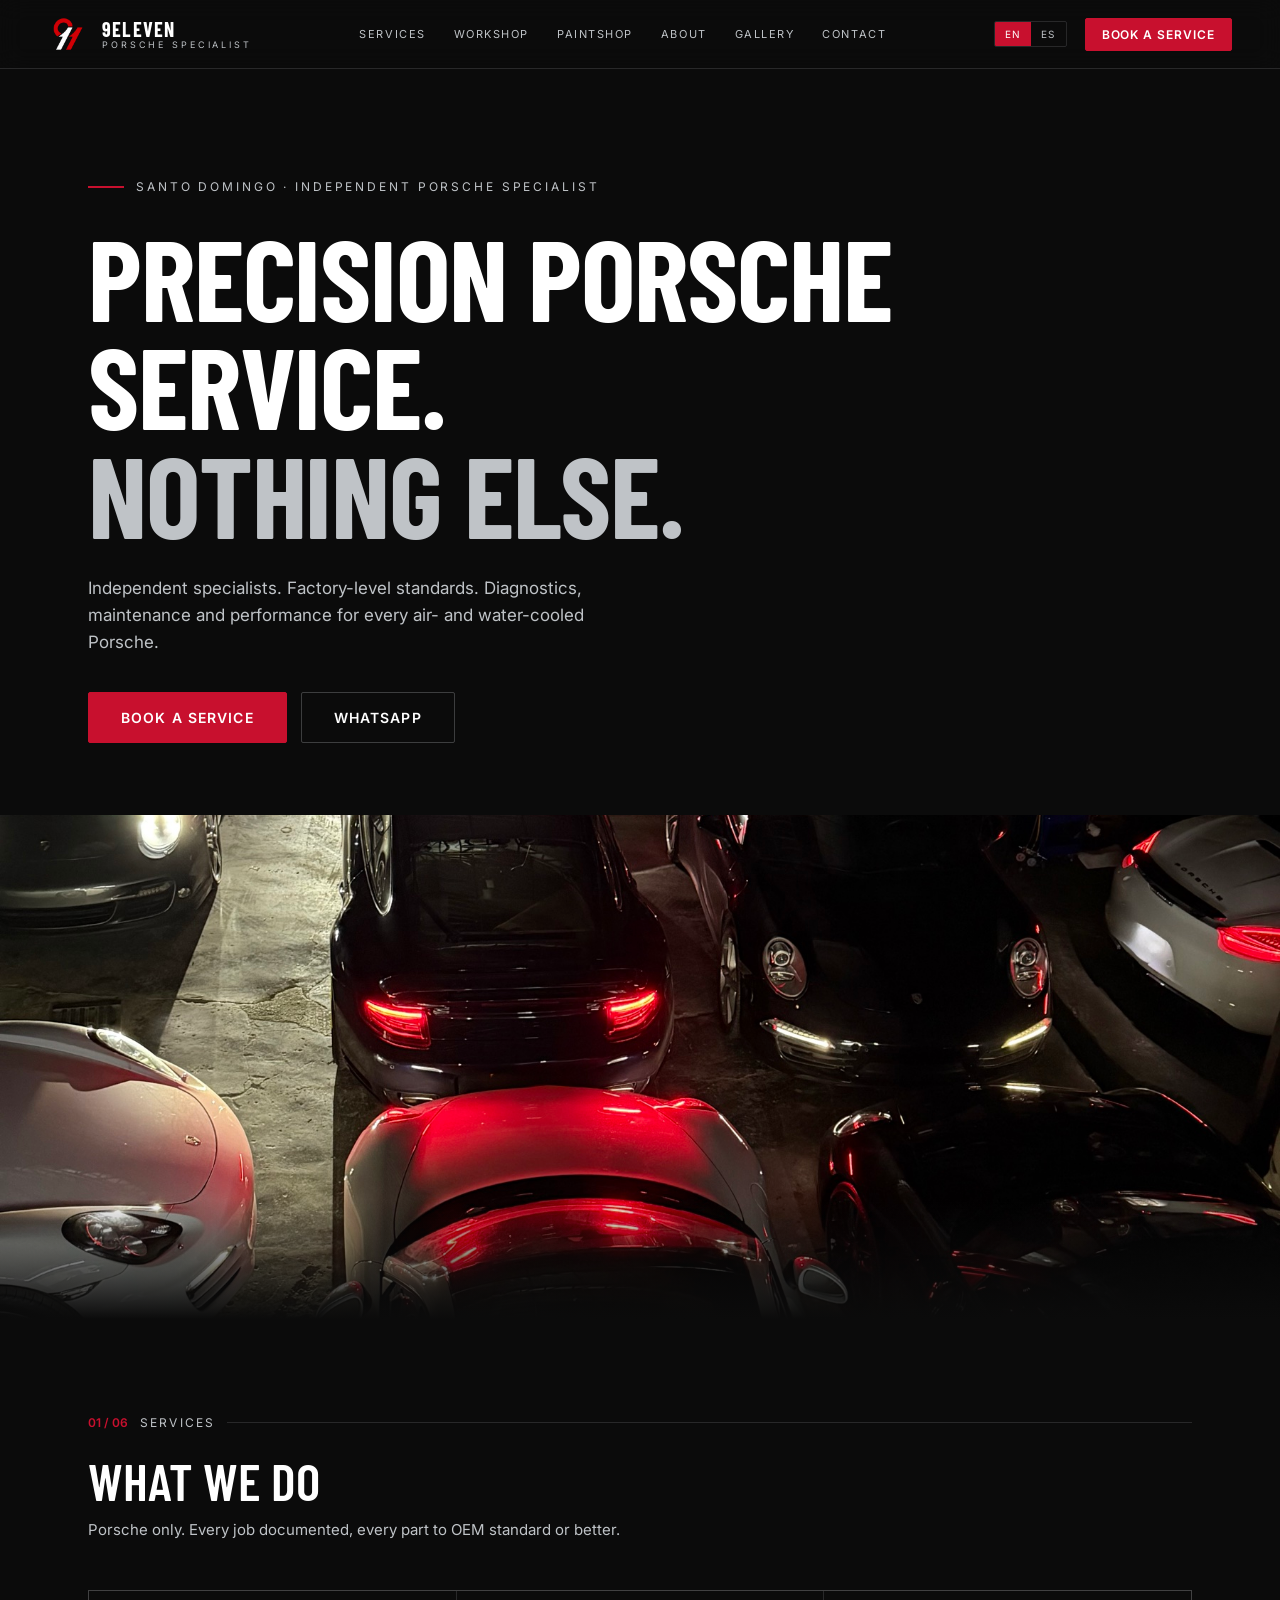
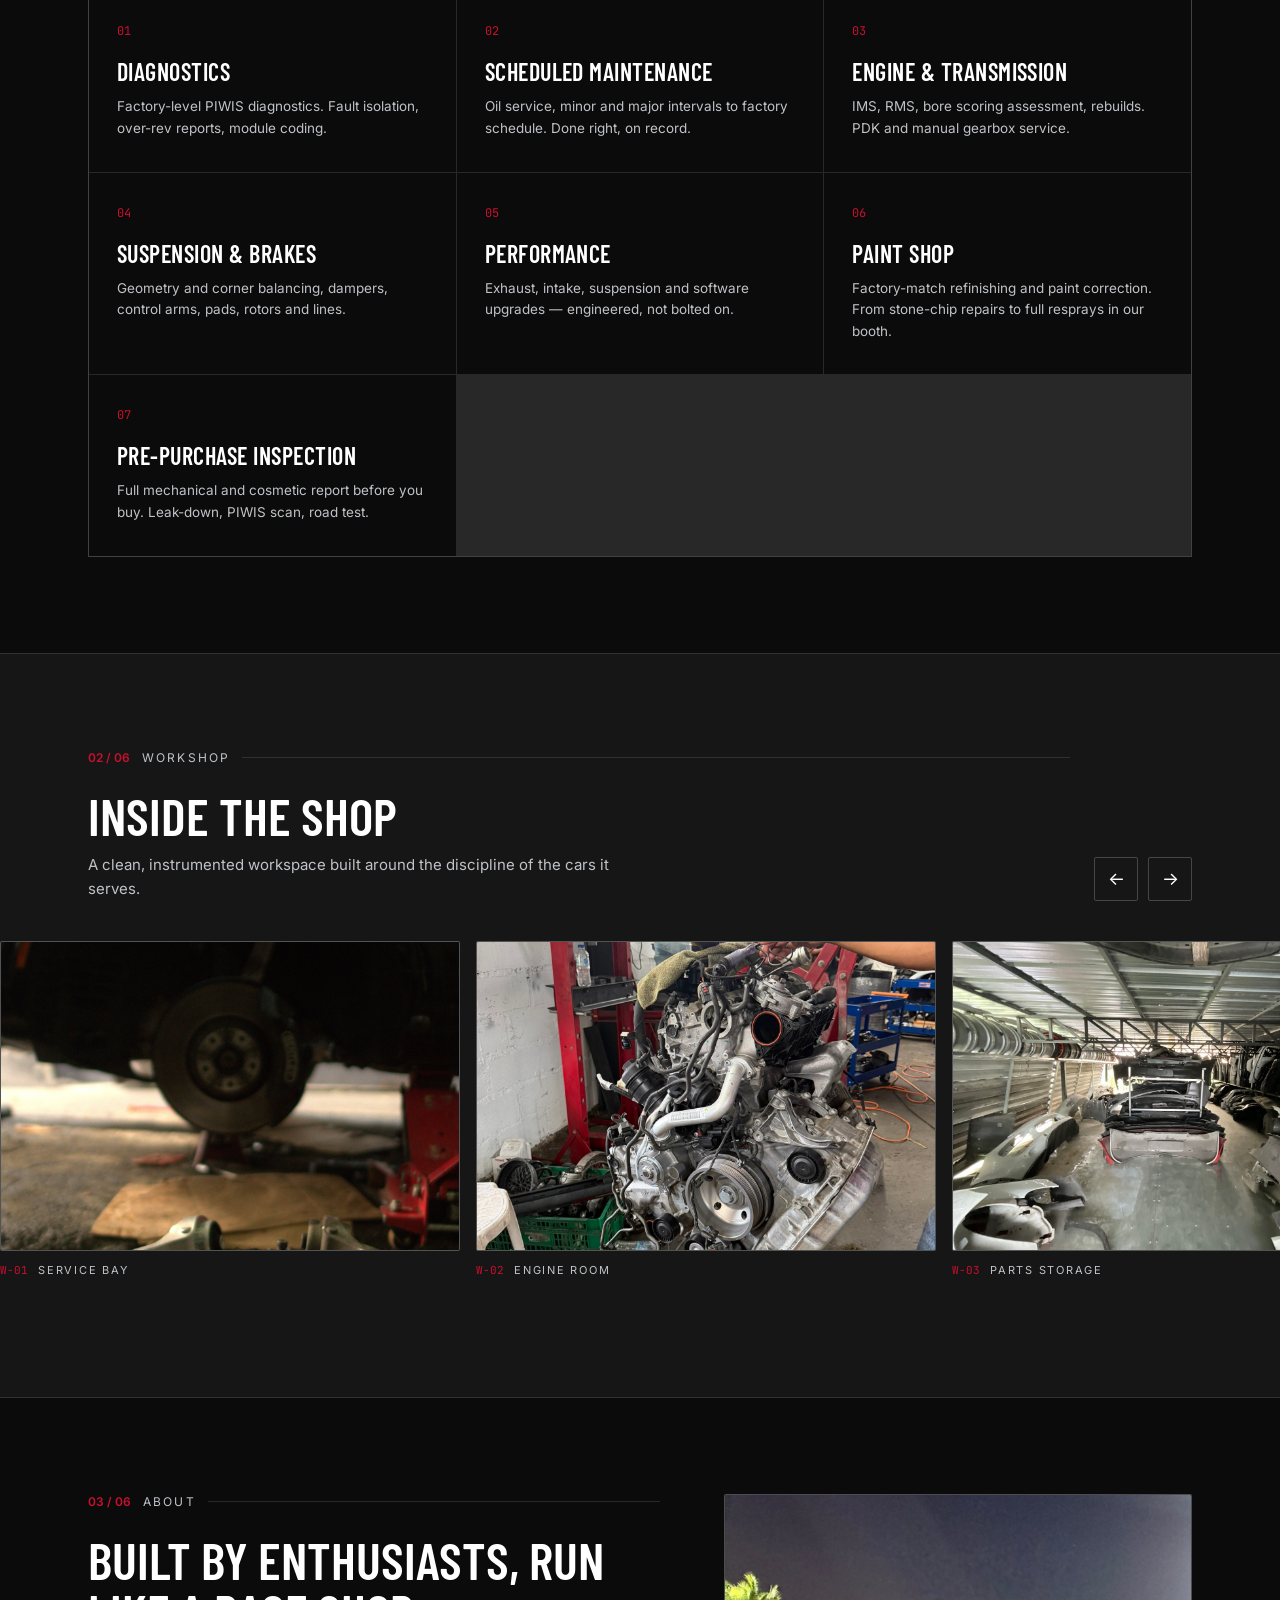
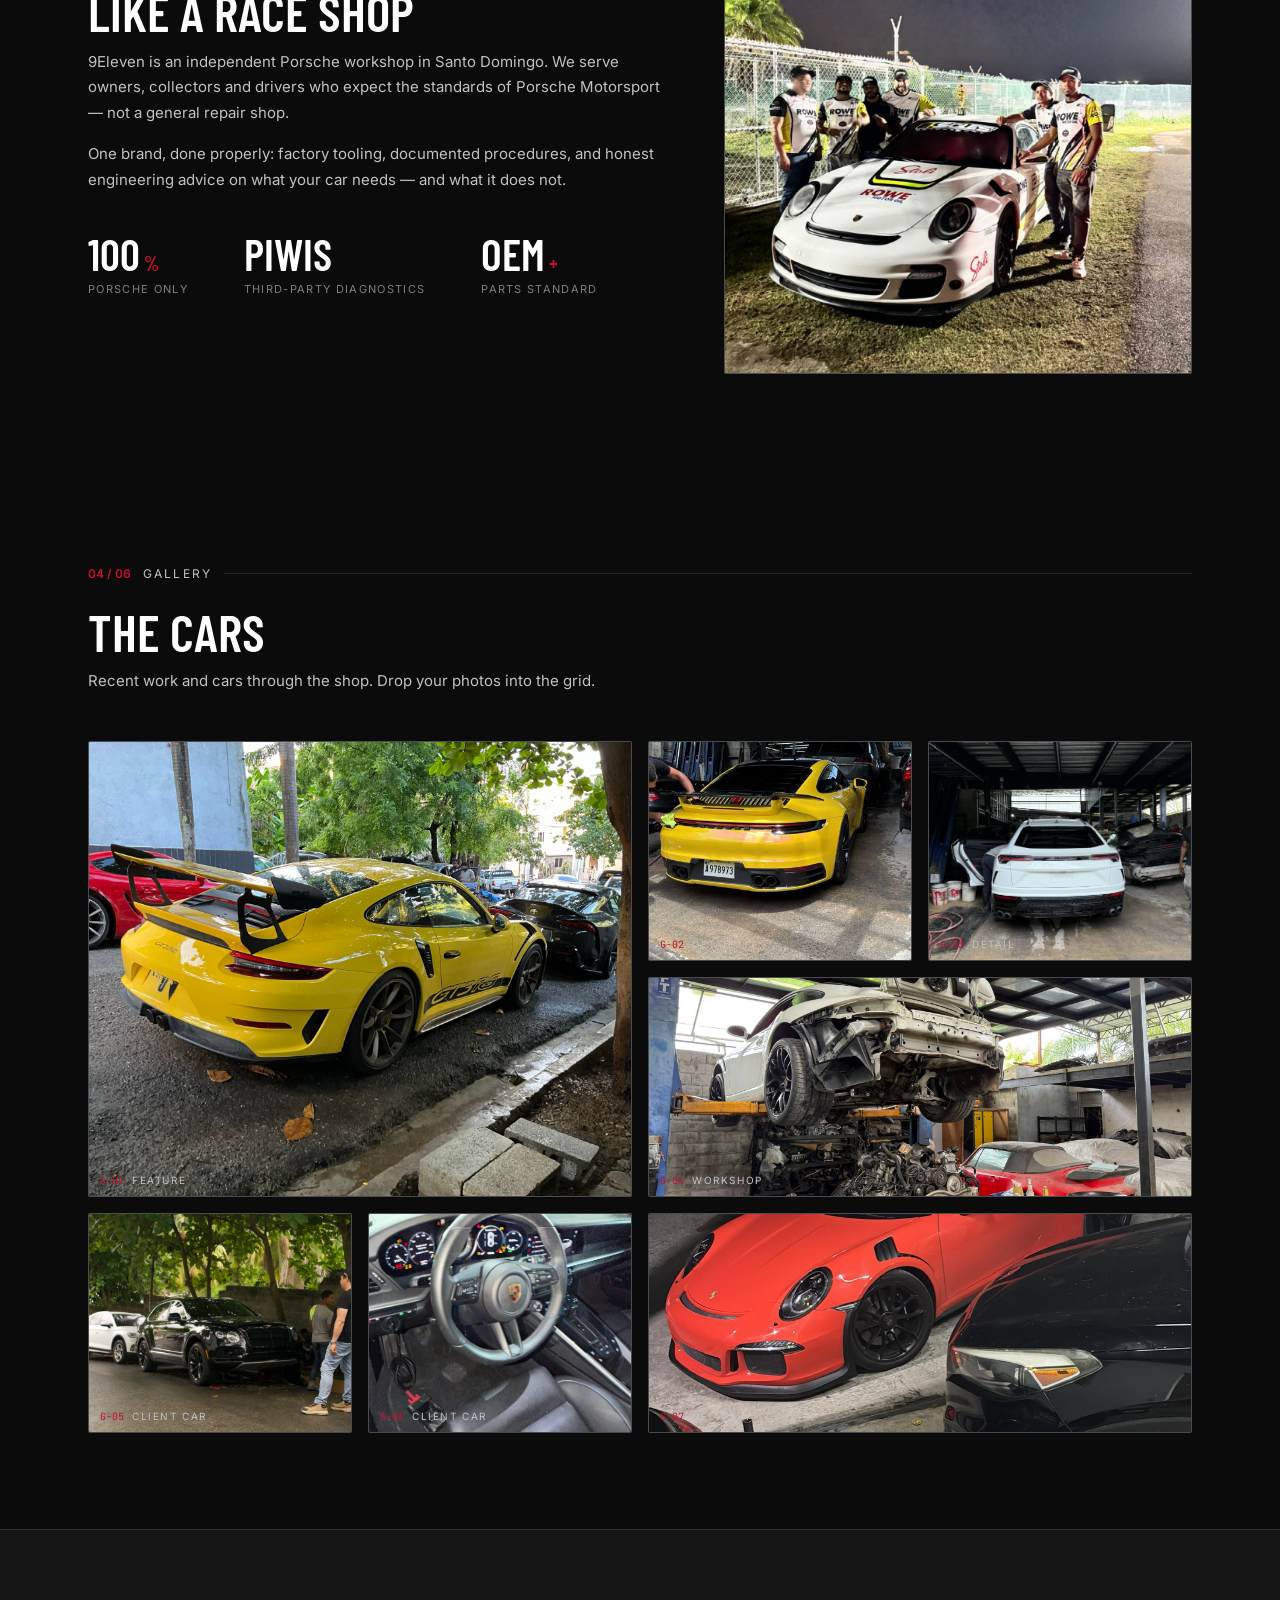
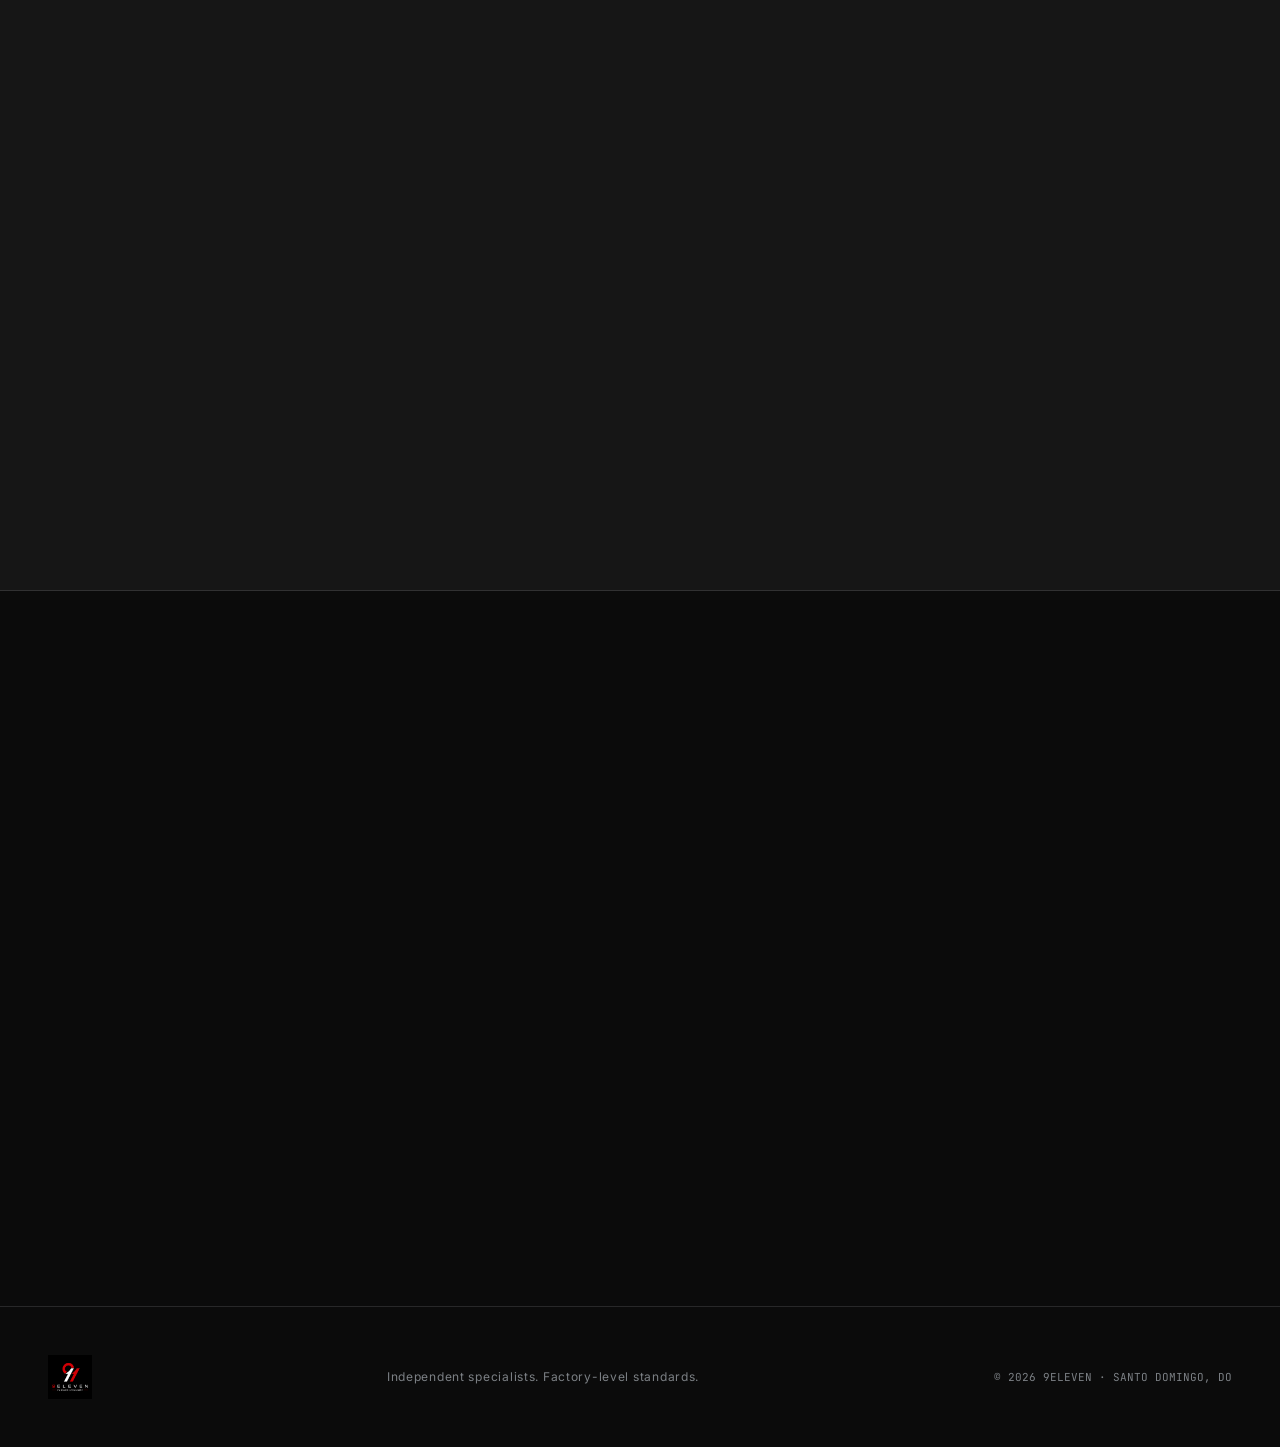
<file: index.html>
<!DOCTYPE html>
<html lang="en">
<head>
<meta charset="utf-8">
<meta name="viewport" content="width=device-width, initial-scale=1">
<title>9ELEVEN — Independent Porsche Specialist, Santo Domingo</title>
<meta name="description" content="9Eleven is an independent Porsche workshop in Santo Domingo. Diagnostics, maintenance and performance for every air- and water-cooled Porsche.">
<link rel="icon" href="assets/logo-mark-transparent.png">
<link rel="stylesheet" href="styles.css?v=5">
</head>
<body>

<header class="site-header">
  <a href="#top" class="brand">
    <img src="assets/logo-mark-transparent.png" alt="9Eleven mark">
    <span class="brand-text">
      <span class="brand-name">9ELEVEN</span>
      <span class="brand-sub" data-t="navSub">Porsche Specialist</span>
    </span>
  </a>
  <nav class="main-nav" id="mainNav">
    <a href="#services" data-t="navServices">Services</a>
    <a href="#workshop" data-t="navWorkshop">Workshop</a>
    <a href="paintshop.html" data-t="navPaintshop">Paintshop</a>
    <a href="#about" data-t="navAbout">About</a>
    <a href="#gallery" data-t="navGallery">Gallery</a>
    <a href="#contact" data-t="navContact">Contact</a>
  </nav>
  <div class="header-right">
    <div class="lang-toggle">
      <button type="button" data-lang="en" class="active">EN</button>
      <button type="button" data-lang="es">ES</button>
    </div>
    <a href="#booking" class="btn btn-primary btn-sm" data-t="ctaBook">Book a service</a>
    <button type="button" class="nav-toggle" id="navToggle" aria-label="Menu" aria-expanded="false">
      <svg width="18" height="18" viewBox="0 0 24 24" fill="none" stroke="currentColor" stroke-width="2"><line x1="3" y1="6" x2="21" y2="6"/><line x1="3" y1="12" x2="21" y2="12"/><line x1="3" y1="18" x2="21" y2="18"/></svg>
    </button>
  </div>
</header>

<section id="top" class="hero">
  <div data-reveal="1">
    <div class="hero-eyebrow">
      <span class="bar"></span>
      <span data-t="heroEyebrow">Santo Domingo · Independent Porsche Specialist</span>
    </div>
    <h1><span data-t="heroTitle1">Precision Porsche service.</span><br><span class="dim" data-t="heroTitle2">Nothing else.</span></h1>
    <p data-t="heroSub">Independent specialists. Factory-level standards. Diagnostics, maintenance and performance for every air- and water-cooled Porsche.</p>
    <div class="hero-ctas">
      <a href="#booking" class="btn btn-primary btn-lg" data-t="ctaBook">Book a service</a>
      <a href="https://wa.me/18094407325" target="_blank" rel="noopener" class="btn btn-outline btn-lg" data-t="ctaWhatsApp">WhatsApp</a>
    </div>
  </div>
</section>

<div class="hero-image">
  <img src="assets/hero-shop.jpg" alt="9Eleven workshop — a row of Porsches inside the shop, Santo Domingo">
  <div class="fade"></div>
</div>

<section id="services" class="services-section">
  <div data-reveal="1" class="services-head">
    <div class="section-label"><span class="idx">01 / 06</span><span class="lbl" data-t="secServices">Services</span><span class="rule"></span></div>
    <h2 class="section-title" data-t="servicesTitle">What we do</h2>
    <p class="section-lead" data-t="servicesLead">Porsche only. Every job documented, every part to OEM standard or better.</p>
  </div>
  <div class="services-grid" id="servicesGrid"></div>
</section>

<section id="workshop" class="workshop-section">
  <div class="workshop-head" data-reveal="1">
    <div class="lead-block">
      <div class="section-label"><span class="idx">02 / 06</span><span class="lbl" data-t="secWorkshop">Workshop</span><span class="rule"></span></div>
      <h2 class="section-title" data-t="workshopTitle">Inside the shop</h2>
      <p class="section-lead" data-t="workshopLead">A clean, instrumented workspace built around the discipline of the cars it serves.</p>
    </div>
    <div class="workshop-arrows">
      <button type="button" class="arrow-btn" id="galleryPrev" aria-label="Previous">←</button>
      <button type="button" class="arrow-btn" id="galleryNext" aria-label="Next">→</button>
    </div>
  </div>
  <div class="workshop-track" id="workshopTrack"></div>
</section>

<section id="about" class="about-section">
  <div class="about-grid">
    <div data-reveal="1">
      <div class="section-label"><span class="idx">03 / 06</span><span class="lbl" data-t="secAbout">About</span><span class="rule"></span></div>
      <h2 class="section-title" data-t="aboutTitle">Built by enthusiasts, run like a race shop</h2>
      <p data-t="aboutBody1">9Eleven is an independent Porsche workshop in Santo Domingo. We serve owners, collectors and drivers who expect the standards of Porsche Motorsport — not a general repair shop.</p>
      <p data-t="aboutBody2">One brand, done properly: factory tooling, documented procedures, and honest engineering advice on what your car needs — and what it does not.</p>
      <div class="about-stats" id="aboutStats"></div>
    </div>
    <div data-reveal="1" class="about-image">
      <div class="img-slot">
        <img src="assets/about-team.jpg" alt="The 9Eleven team with their Porsche 911 race car at the track" loading="lazy">
      </div>
    </div>
  </div>
</section>

<section id="gallery" class="gallery-section">
  <div data-reveal="1" class="services-head">
    <div class="section-label"><span class="idx">04 / 06</span><span class="lbl" data-t="secGallery">Gallery</span><span class="rule"></span></div>
    <h2 class="section-title" data-t="galleryTitle">The cars</h2>
    <p class="section-lead" data-t="galleryLead">Recent work and cars through the shop. Drop your photos into the grid.</p>
  </div>
  <div class="gallery-grid" id="galleryGrid"></div>
</section>

<section id="booking" class="booking-section">
  <div class="booking-grid">
    <div class="booking-info" data-reveal="1">
      <div class="section-label"><span class="idx">05 / 06</span><span class="lbl" data-t="secBooking">Booking</span><span class="rule"></span></div>
      <h2 class="section-title" data-t="bookingTitle">Book your service</h2>
      <p data-t="bookingLead">Tell us about your car. We confirm every request personally, usually within one business day.</p>
      <div class="booking-meta">
        <span>TEL / WHATSAPP — 809-440-7325</span>
        <span data-t="hoursValue">MON–FRI 8:00–17:30 · SAT 8:00–12:00</span>
        <span>SANTO DOMINGO, DO</span>
      </div>
    </div>
    <div data-reveal="1">
      <div class="card" id="bookingCard">
        <div class="confirm-panel" id="confirmPanel" hidden>
          <span class="badge" data-t="confirmBadge">Request received</span>
          <div class="confirm-title" data-t="confirmTitle">We will be in touch</div>
          <p class="confirm-summary" id="confirmSummary"></p>
          <button type="button" class="btn btn-outline btn-md" id="resetFormBtn" data-t="confirmNew">New request</button>
        </div>

        <form class="form-grid" id="bookingForm">
          <div class="form-row">
            <div class="field" id="field-name">
              <label for="f-name" data-t="fName">Name</label>
              <input class="ds-input" id="f-name" name="name" type="text" data-t-placeholder="fNamePh" placeholder="Your name">
              <span class="field-error" data-t="errRequired">Required</span>
            </div>
            <div class="field" id="field-phone">
              <label for="f-phone" data-t="fPhone">Phone / WhatsApp</label>
              <input class="ds-input" id="f-phone" name="phone" type="tel" placeholder="809-000-0000">
              <span class="field-error" data-t="errRequired">Required</span>
            </div>
          </div>
          <div class="form-row">
            <div class="field" id="field-vehicle">
              <label for="f-vehicle" data-t="fVehicle">Vehicle</label>
              <input class="ds-input" id="f-vehicle" name="vehicle" type="text" data-t-placeholder="fVehiclePh" placeholder="e.g. 911 Carrera S (997.2) 2010">
              <span class="field-error" data-t="errRequired">Required</span>
            </div>
            <div class="field" id="field-service">
              <label for="f-service" data-t="fService">Service</label>
              <select class="ds-select" id="f-service" name="service"></select>
              <span class="field-error" data-t="errRequired">Required</span>
            </div>
          </div>
          <div class="field">
            <label for="f-date" data-t="fDate">Preferred date</label>
            <input class="ds-input" id="f-date" name="date" type="date">
          </div>
          <div class="field">
            <label for="f-message" data-t="fMessage">Message</label>
            <textarea class="ds-textarea" id="f-message" name="message" rows="4" data-t-placeholder="fMessagePh" placeholder="Symptoms, history, or anything we should know"></textarea>
          </div>
          <div class="form-submit-row">
            <button type="submit" class="btn btn-primary btn-lg" data-t="submit">Request appointment</button>
            <span class="submit-note" data-t="submitNote">No payment required to request.</span>
          </div>
        </form>
      </div>
    </div>
  </div>
</section>

<section id="contact" class="contact-section">
  <div data-reveal="1" class="services-head">
    <div class="section-label"><span class="idx">06 / 06</span><span class="lbl" data-t="secContact">Contact</span><span class="rule"></span></div>
    <h2 class="section-title" data-t="contactTitle">Find us</h2>
  </div>
  <div class="contact-grid">
    <div class="contact-col" data-reveal="1">
      <div class="contact-block">
        <span class="k" data-t="phoneLabel">Phone / WhatsApp</span>
        <a href="tel:+18094407325" class="contact-phone">809-440-7325</a>
      </div>
      <div class="contact-block">
        <span class="k" data-t="hoursLabel">Hours</span>
        <span class="contact-hours" data-t="hoursValue">MON–FRI 8:00–17:30 · SAT 8:00–12:00</span>
      </div>
      <div class="contact-block">
        <span class="k" data-t="locationLabel">Location</span>
        <span class="contact-loc" data-t="locationValue">C. Altamira 14, Santo Domingo, Dominican Republic.</span>
      </div>
      <div class="contact-ctas">
        <a href="https://wa.me/18094407325" target="_blank" rel="noopener" class="btn btn-primary btn-md">WhatsApp</a>
        <a href="tel:+18094407325" class="btn btn-outline btn-md" data-t="callUs">Call us</a>
      </div>
    </div>
    <div class="contact-map" data-reveal="1">
      <iframe title="9Eleven Porsche Exclusive — C. Altamira 14, Santo Domingo" loading="lazy" referrerpolicy="no-referrer-when-downgrade"
        src="https://www.google.com/maps?cid=709079651819508167&output=embed"></iframe>
    </div>
  </div>
</section>

<footer class="site-footer">
  <img src="assets/logo-lockup-full.png" alt="9Eleven Porsche Specialist">
  <span class="footer-tag" data-t="footerTag">Independent specialists. Factory-level standards.</span>
  <span class="footer-copy">© 2026 9ELEVEN · SANTO DOMINGO, DO</span>
</footer>

<div class="wa-toast" id="waToast"></div>

<script src="script.js?v=12"></script>
</body>
</html>
</file>
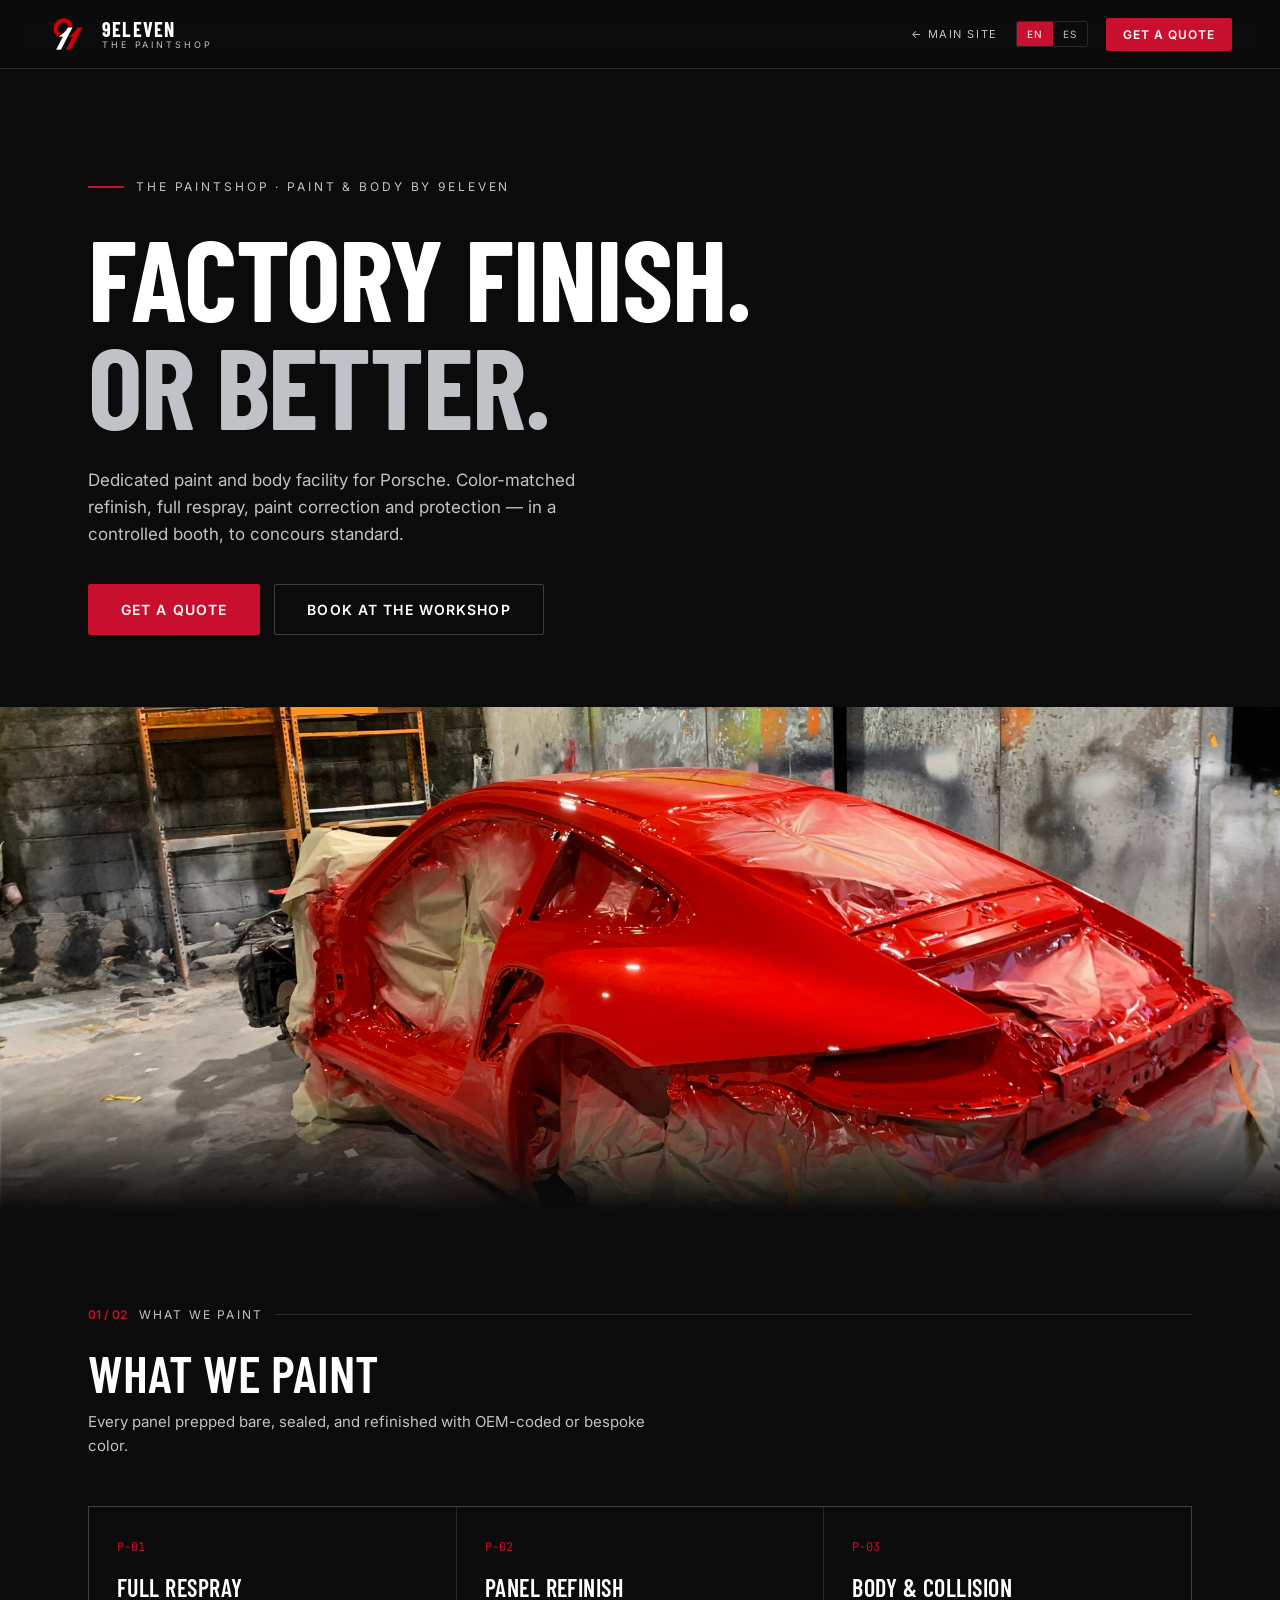
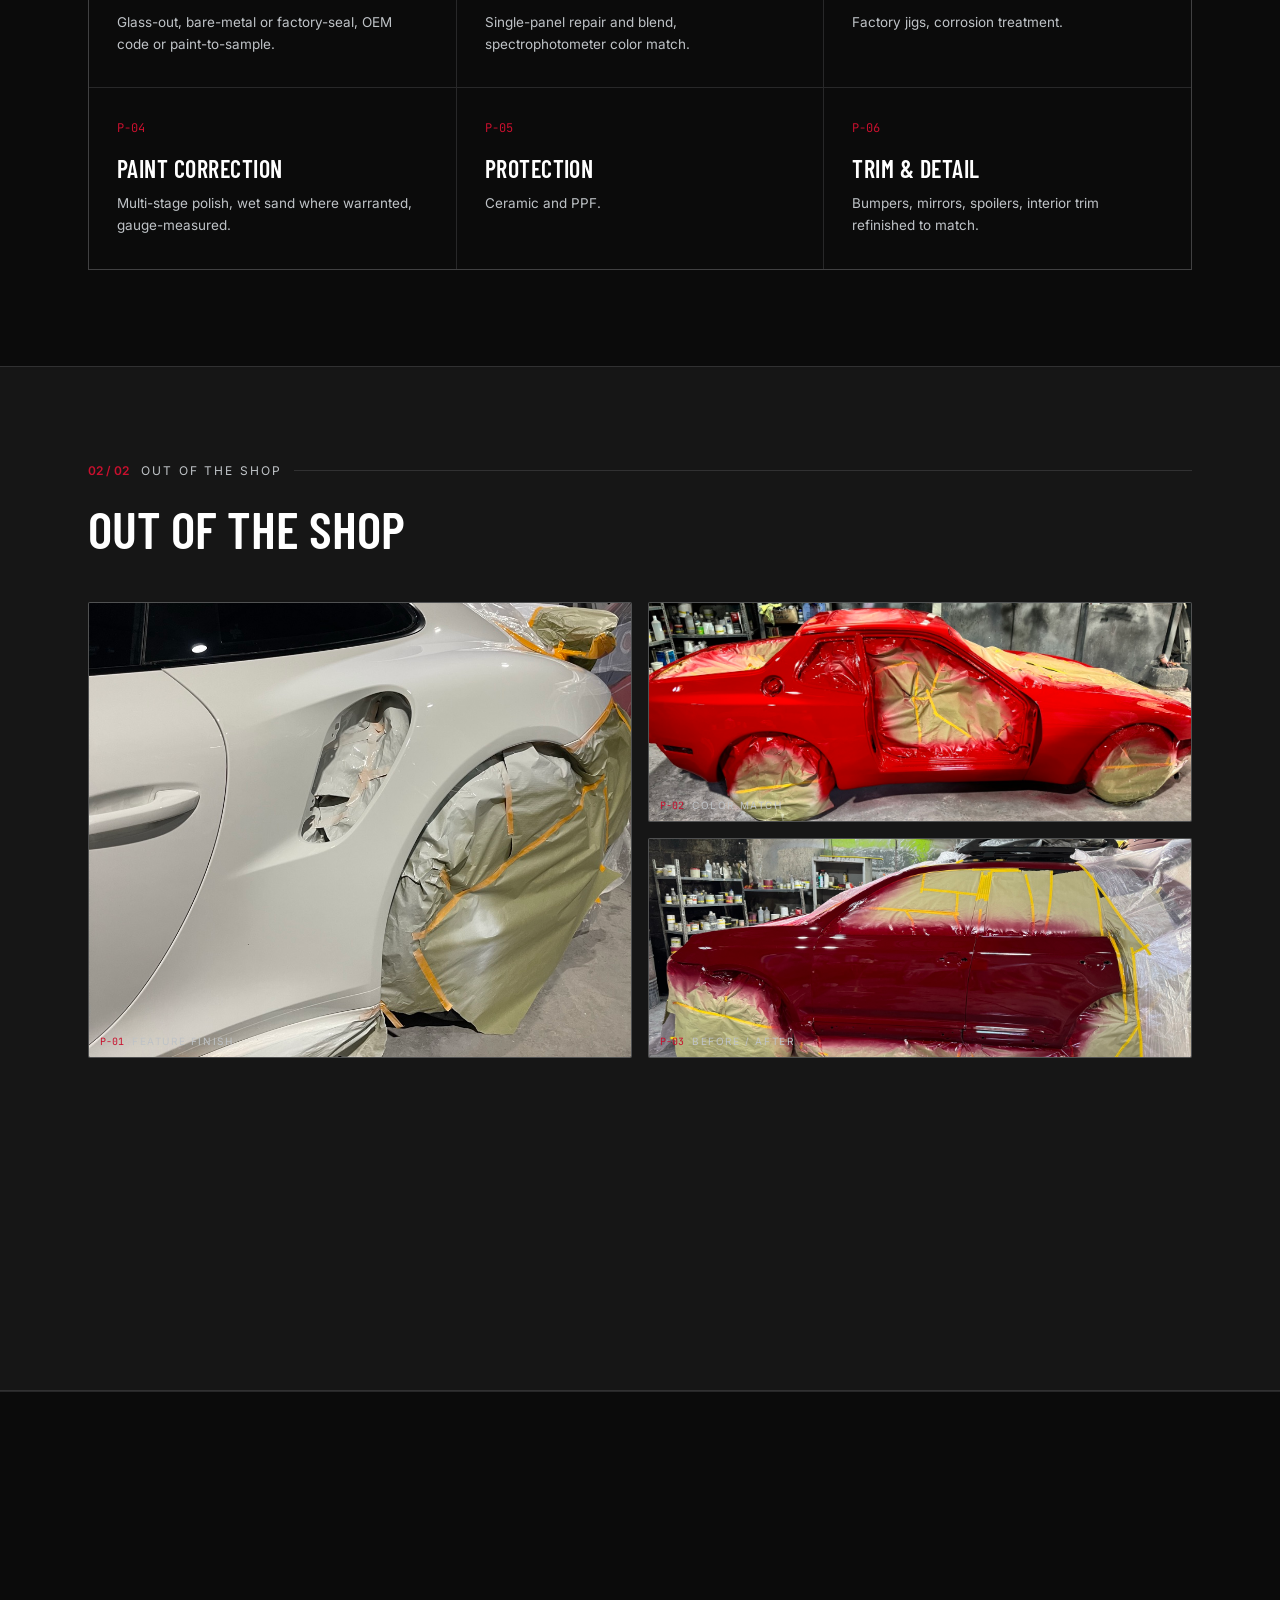
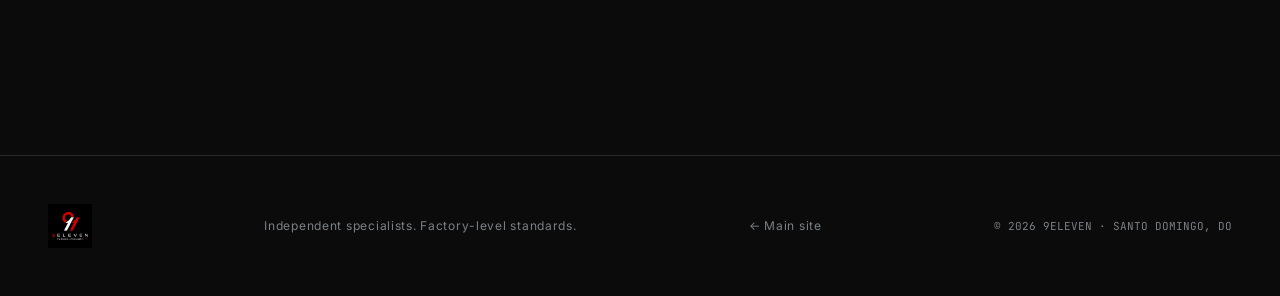
<file: paintshop.html>
<!DOCTYPE html>
<html lang="en">
<head>
<meta charset="utf-8">
<meta name="viewport" content="width=device-width, initial-scale=1">
<title>The Paintshop — Paint & Body by 9Eleven, Santo Domingo</title>
<meta name="description" content="9Eleven's dedicated paint and body facility for Porsche. Color-matched refinish, full respray, paint correction and protection — in a controlled booth, to concours standard.">
<link rel="icon" href="assets/logo-mark-transparent.png">
<link rel="stylesheet" href="styles.css?v=4">
<link rel="stylesheet" href="paintshop.css?v=1">
</head>
<body>

<header class="site-header">
  <a href="index.html" class="brand">
    <img src="assets/logo-mark-transparent.png" alt="9Eleven mark">
    <span class="brand-text">
      <span class="brand-name">9ELEVEN</span>
      <span class="brand-sub" data-t="brandSub">The Paintshop</span>
    </span>
  </a>
  <div class="header-right">
    <a href="index.html" class="ps-back" data-t="navMainSite">← Main site</a>
    <div class="lang-toggle">
      <button type="button" data-lang="en" class="active">EN</button>
      <button type="button" data-lang="es">ES</button>
    </div>
    <a href="https://wa.me/18094407325" target="_blank" rel="noopener" class="btn btn-primary btn-sm" data-t="getQuote">Get a quote</a>
  </div>
</header>

<!-- HERO -->
<section id="top" class="hero">
  <div data-reveal="1">
    <div class="hero-eyebrow">
      <span class="bar"></span>
      <span data-t="heroEyebrow">The Paintshop · Paint & body by 9Eleven</span>
    </div>
    <h1><span data-t="heroTitle1">Factory finish.</span><br><span class="dim" data-t="heroTitle2">Or better.</span></h1>
    <p data-t="heroSub">Dedicated paint and body facility for Porsche. Color-matched refinish, full respray, paint correction and protection — in a controlled booth, to concours standard.</p>
    <div class="hero-ctas">
      <a href="https://wa.me/18094407325" target="_blank" rel="noopener" class="btn btn-primary btn-lg" data-t="getQuote">Get a quote</a>
      <a href="index.html#booking" class="btn btn-outline btn-lg" data-t="ctaBookWorkshop">Book at the workshop</a>
    </div>
  </div>
</section>

<div class="hero-image" data-reveal="1">
  <div class="img-slot">
    <img src="assets/paintshop-hero.jpg?v=2" alt="Freshly painted red Porsche 911 shell masked in the 9Eleven paint booth">
  </div>
  <div class="fade"></div>
</div>

<!-- 01 / 02 — WHAT WE PAINT -->
<section id="what" class="services-section">
  <div data-reveal="1" class="services-head">
    <div class="section-label"><span class="idx">01 / 02</span><span class="lbl" data-t="sec1Label">What we paint</span><span class="rule"></span></div>
    <h2 class="section-title" data-t="whatTitle">What we paint</h2>
    <p class="section-lead" data-t="whatIntro">Every panel prepped bare, sealed, and refinished with OEM-coded or bespoke color.</p>
  </div>
  <div class="services-grid" id="paintGrid"></div>
</section>

<!-- 02 / 02 — OUT OF THE SHOP -->
<section id="mosaic" class="ps-band">
  <div class="ps-inner">
    <div data-reveal="1" class="services-head">
      <div class="section-label"><span class="idx">02 / 02</span><span class="lbl" data-t="sec2Label">Out of the shop</span><span class="rule"></span></div>
      <h2 class="section-title" data-t="mosaicTitle">Out of the shop</h2>
    </div>
    <div class="gallery-grid" id="mosaicGrid"></div>
  </div>
</section>

<!-- CTA STRIP -->
<section class="cta-strip">
  <div class="cta-strip-inner" data-reveal="1">
    <h2 data-t="ctaTitle">Ready for paint?</h2>
    <p data-t="ctaSub">Send photos of your car on WhatsApp for a preliminary estimate.</p>
    <div class="cta-btns">
      <a href="https://wa.me/18094407325" target="_blank" rel="noopener" class="btn btn-primary btn-lg" data-t="getQuote">Get a quote</a>
      <a href="tel:+18094407325" class="btn btn-outline btn-lg" data-t="callUs">Call us</a>
    </div>
  </div>
</section>

<!-- FOOTER -->
<footer class="site-footer">
  <img src="assets/logo-lockup-full.png" alt="9Eleven Porsche Specialist">
  <span class="footer-tag" data-t="footerTag">Independent specialists. Factory-level standards.</span>
  <a href="index.html" class="footer-back" data-t="navMainSite">← Main site</a>
  <span class="footer-copy">© 2026 9ELEVEN · SANTO DOMINGO, DO</span>
</footer>

<script src="paintshop.js?v=6"></script>
</body>
</html>
</file>
<file: styles.css>
@import url('https://fonts.googleapis.com/css2?family=Barlow+Condensed:wght@400;500;600;700&family=Inter:wght@400;500;600;700&family=JetBrains+Mono:wght@400;500&display=swap');

:root{
  --black-matte:#0B0B0B;
  --black-carbon:#161616;
  --black-carbon-2:#1E1E1E;
  --white:#FFFFFF;
  --red-guards:#C8102E;
  --red-guards-hover:#E01230;
  --red-guards-press:#A20D26;
  --silver-metallic:#BFC3C7;
  --silver-metallic-dim:#7C8085;
  --line-hairline:rgba(191,195,199,0.16);
  --line-hairline-strong:rgba(191,195,199,0.28);

  --surface-base:var(--black-matte);
  --surface-raised:var(--black-carbon);
  --surface-raised-2:var(--black-carbon-2);
  --surface-inverse:var(--white);

  --text-primary:var(--white);
  --text-secondary:var(--silver-metallic);
  --text-tertiary:var(--silver-metallic-dim);
  --text-on-inverse:var(--black-matte);
  --text-accent:var(--red-guards);

  --accent-primary:var(--red-guards);
  --accent-primary-hover:var(--red-guards-hover);
  --accent-primary-press:var(--red-guards-press);

  --border-subtle:var(--line-hairline);
  --border-strong:var(--line-hairline-strong);
  --border-accent:var(--red-guards);

  --focus-ring:var(--red-guards);

  --font-display:"Barlow Condensed",Arial Narrow,sans-serif;
  --font-body:"Inter",Helvetica,Arial,sans-serif;
  --font-mono:"JetBrains Mono","Roboto Mono",Consolas,monospace;

  --radius-sm:2px;
  --radius-md:4px;
  --radius-pill:999px;

  --duration-fast:120ms;
  --duration-normal:220ms;
  --ease-standard:cubic-bezier(.4,0,.2,1);

  --shadow-card:0 1px 0 rgba(255,255,255,0.04) inset,0 20px 40px -20px rgba(0,0,0,0.8);
  --gradient-fade-bottom:linear-gradient(180deg,rgba(11,11,11,0) 0%,rgba(11,11,11,1) 100%);

  /* fluid layout scales */
  --pad-x:clamp(20px,5vw,48px);
  --pad-section:clamp(56px,10vw,96px);
}

*{box-sizing:border-box}
body{
  margin:0;
  background:var(--surface-base);
  color:#fff;
  font-family:var(--font-body);
  min-height:100vh;
}
a{color:var(--silver-metallic); text-decoration:none}
a:hover{color:var(--red-guards)}
::selection{background:var(--red-guards); color:#fff}
img{max-width:100%; display:block}
button{font-family:var(--font-body)}

.container{max-width:1200px; margin:0 auto; padding:0 var(--pad-x)}

/* NAV */
.site-header{
  position:sticky; top:0; z-index:50;
  display:flex; align-items:center; justify-content:space-between; gap:24px;
  padding:14px var(--pad-x);
  background:rgba(11,11,11,0.82);
  backdrop-filter:blur(12px);
  border-bottom:1px solid var(--border-subtle);
}
.brand{display:flex; align-items:center; gap:14px; text-decoration:none}
.brand img{height:40px; width:auto}
.brand-text{display:flex; flex-direction:column; line-height:1.05}
.brand-name{font-family:var(--font-display); font-size:20px; font-weight:700; letter-spacing:0.06em; color:#fff}
.brand-sub{font-size:9px; letter-spacing:0.32em; color:var(--text-secondary); text-transform:uppercase}

.main-nav{display:flex; align-items:center; gap:28px}
.main-nav a{
  font-size:11px; letter-spacing:0.14em; text-transform:uppercase;
  color:var(--text-secondary); text-decoration:none;
  transition:color var(--duration-fast) var(--ease-standard);
}
.main-nav a:hover{color:#fff}

.header-right{display:flex; align-items:center; gap:18px; flex:none}
.lang-toggle{display:flex; flex:none; border:1px solid var(--border-subtle); border-radius:2px; overflow:hidden}
.lang-toggle button{
  font-size:10px; letter-spacing:0.12em; padding:6px 10px; border:none; cursor:pointer;
  background:transparent; color:var(--text-secondary); font-family:var(--font-body);
  transition:all var(--duration-fast) var(--ease-standard);
}
.lang-toggle button.active{background:var(--red-guards); color:#fff}

.nav-toggle{display:none; background:transparent; border:1px solid var(--border-subtle); color:#fff; width:40px; height:36px; border-radius:2px; cursor:pointer; align-items:center; justify-content:center}

/* Button component */
.btn{
  font-family:var(--font-body); font-weight:600; letter-spacing:0.08em; text-transform:uppercase;
  border:1px solid transparent; border-radius:var(--radius-sm); cursor:pointer;
  transition:all var(--duration-fast) var(--ease-standard);
  display:inline-flex; align-items:center; justify-content:center; gap:8px;
  text-decoration:none;
}
.btn-sm{padding:8px 16px; font-size:12px}
.btn-md{padding:12px 24px; font-size:13px}
.btn-lg{padding:16px 32px; font-size:14px}
.btn-primary{background:var(--accent-primary); color:#fff; border-color:var(--accent-primary)}
.btn-primary:hover{background:var(--accent-primary-hover); border-color:var(--accent-primary-hover); color:#fff}
.btn-primary:active{background:var(--accent-primary-press); border-color:var(--accent-primary-press)}
.btn-outline{background:transparent; color:var(--text-primary); border-color:var(--border-strong)}
.btn-outline:hover{border-color:#fff; color:#fff}
.btn:disabled{cursor:not-allowed; opacity:0.4}

/* Section shared */
section{scroll-margin-top:72px}
.section-label{display:flex; align-items:center; gap:12px; font-family:var(--font-body)}
.section-label .idx{color:var(--text-accent); font-size:12px; font-weight:600; white-space:nowrap}
.section-label .lbl{font-size:12px; letter-spacing:0.18em; text-transform:uppercase; color:var(--text-secondary)}
.section-label .rule{flex:1; height:1px; background:var(--border-subtle)}
.section-title{font-family:var(--font-display); font-size:clamp(34px,5.5vw,52px); font-weight:600; text-transform:uppercase; line-height:1; margin:24px 0 12px}
.section-lead{color:var(--text-secondary); font-size:15px; max-width:560px; margin:0; line-height:1.6}

[data-reveal]{opacity:0; transform:translateY(26px); transition:opacity 0.7s cubic-bezier(0.2,0.6,0.2,1), transform 0.7s cubic-bezier(0.2,0.6,0.2,1)}
[data-reveal].is-visible{opacity:1; transform:translateY(0)}

/* HERO */
.hero{padding:clamp(64px,12vw,110px) var(--pad-x) clamp(48px,8vw,72px); max-width:1200px; margin:0 auto}
.hero-eyebrow{display:flex; align-items:center; gap:12px; margin-bottom:28px}
.hero-eyebrow .bar{width:36px; height:2px; background:var(--red-guards)}
.hero-eyebrow span{font-size:12px; letter-spacing:0.24em; text-transform:uppercase; color:var(--text-secondary)}
.hero h1{
  font-family:var(--font-display); font-size:clamp(56px,9vw,118px); font-weight:700; line-height:0.94;
  letter-spacing:-0.01em; text-transform:uppercase; margin:0; color:#fff; text-wrap:balance;
}
.hero h1 .dim{color:var(--text-secondary)}
.hero p{font-size:clamp(15px,2vw,17px); line-height:1.6; color:var(--text-secondary); max-width:520px; margin:28px 0 36px}
.hero-ctas{display:flex; gap:14px; flex-wrap:wrap}

.hero-image{position:relative; width:100%; height:clamp(260px,56vh,720px); min-height:260px}
.hero-image img{width:100%; height:100%; object-fit:cover}
.hero-image .fade{position:absolute; inset:auto 0 0 0; height:120px; background:var(--gradient-fade-bottom); pointer-events:none}

/* SERVICES */
.services-section{padding:var(--pad-section) var(--pad-x); max-width:1200px; margin:0 auto}
.services-head{margin-bottom:48px}
.services-grid{
  display:grid; grid-template-columns:repeat(auto-fit,minmax(300px,1fr)); gap:1px;
  background:var(--border-subtle); border:1px solid var(--border-subtle);
}
.service-card{background:var(--surface-base); padding:32px 28px; transition:background var(--duration-normal) ease}
.service-card:hover{background:var(--surface-raised)}
.service-num{font-family:var(--font-mono); font-size:12px; color:var(--text-accent); margin-bottom:18px}
.service-title{font-family:var(--font-display); font-size:24px; font-weight:600; text-transform:uppercase; letter-spacing:0.02em; margin-bottom:10px}
.service-desc{font-size:13.5px; line-height:1.6; color:var(--text-secondary)}

/* WORKSHOP GALLERY */
.workshop-section{padding:var(--pad-section) 0; background:var(--surface-raised); border-top:1px solid var(--border-subtle); border-bottom:1px solid var(--border-subtle)}
.workshop-head{max-width:1200px; margin:0 auto; padding:0 var(--pad-x) 40px; display:flex; align-items:flex-end; justify-content:space-between; gap:24px; flex-wrap:wrap}
.workshop-head .lead-block{flex:1}
.workshop-arrows{display:flex; gap:10px}
.arrow-btn{
  width:44px; height:44px; background:transparent; border:1px solid var(--border-strong); color:#fff;
  font-size:18px; cursor:pointer; border-radius:2px; transition:all var(--duration-fast) var(--ease-standard);
  display:flex; align-items:center; justify-content:center;
}
.arrow-btn:hover{border-color:#C8102E; color:#C8102E}
.workshop-track{display:flex; gap:16px; justify-content:safe center; overflow-x:auto; scroll-snap-type:x mandatory; padding:0 var(--pad-x) 24px; scrollbar-width:none}
.workshop-track::-webkit-scrollbar{display:none}
.workshop-item{flex:none; width:min(460px,84vw); margin:0; scroll-snap-align:start}
.workshop-item .slot{width:100%; aspect-ratio:460/310; height:auto}
.workshop-item figcaption{display:flex; gap:10px; align-items:baseline; margin-top:12px}
.workshop-item .num{font-family:var(--font-mono); font-size:11px; color:var(--text-accent)}
.workshop-item .lbl{font-size:11px; letter-spacing:0.16em; text-transform:uppercase; color:var(--text-secondary)}

/* Workshop → Paintshop CTA tile (W-06) */
.workshop-cta{display:block; color:inherit; cursor:pointer}
.workshop-cta .img-slot{
  background:var(--red-guards); border-color:var(--red-guards);
  transition:background var(--duration-normal) var(--ease-standard);
}
.workshop-cta:hover .img-slot{background:var(--red-guards-hover); border-color:var(--red-guards-hover)}
.workshop-cta .cta-overlay{
  position:absolute; inset:0; z-index:3;
  display:flex; align-items:center;
  padding:18px 20px;
}
.workshop-cta .cta-title{
  font-family:var(--font-display); font-size:28px; font-weight:600; text-transform:uppercase;
  letter-spacing:0.02em; line-height:1; color:#fff;
}
.workshop-cta .cta-title .arrow{color:#fff; display:inline-block; transition:transform var(--duration-normal) var(--ease-standard)}
.workshop-cta:hover .cta-title .arrow{transform:translateX(5px)}

/* placeholder image slot */
.img-slot{
  position:relative; width:100%; height:100%;
  background:color-mix(in srgb, var(--silver-metallic) 8%, transparent);
  border:1px solid color-mix(in srgb, var(--silver-metallic) 30%, transparent);
  border-radius:2px; overflow:hidden;
  display:flex; flex-direction:column; align-items:center; justify-content:center; gap:8px;
  text-align:center; padding:16px;
}
.img-slot img{position:absolute; inset:0; width:100%; height:100%; object-fit:cover}
.img-slot svg{opacity:0.35; width:28px; height:28px}
.img-slot .cap{font-size:11px; letter-spacing:0.04em; color:var(--text-tertiary); max-width:85%; line-height:1.5}

/* ABOUT */
.about-section{padding:var(--pad-section) var(--pad-x); max-width:1200px; margin:0 auto}
.about-grid{display:grid; grid-template-columns:1.1fr 0.9fr; gap:clamp(32px,5vw,64px); align-items:start}
.about-grid p{color:var(--text-secondary); font-size:15px; line-height:1.7; margin:0 0 16px}
.about-stats{display:flex; gap:clamp(28px,5vw,56px); flex-wrap:wrap; margin-top:40px}
.stat-value{font-family:var(--font-display); font-size:clamp(32px,4.5vw,44px); line-height:1; color:#fff; font-weight:600}
.stat-value .unit{font-size:20px; color:var(--text-accent); margin-left:4px}
.stat-label{font-size:11px; letter-spacing:0.12em; text-transform:uppercase; color:var(--text-tertiary); margin-top:6px}
.about-image{width:100%; height:480px}

/* GALLERY GRID */
.gallery-section{padding:var(--pad-section) var(--pad-x); max-width:1200px; margin:0 auto}
.gallery-grid{display:grid; grid-template-columns:repeat(4,1fr); grid-auto-rows:clamp(160px,22vw,220px); gap:16px}
.gallery-item{margin:0; position:relative}
.gallery-item figcaption{position:absolute; left:12px; bottom:10px; display:flex; gap:8px; align-items:baseline; pointer-events:none; z-index:2}
.gallery-item .num{font-family:var(--font-mono); font-size:10px; color:var(--text-accent)}
.gallery-item .lbl{font-size:10px; letter-spacing:0.16em; text-transform:uppercase; color:var(--text-secondary)}
.gallery-item.c2{grid-column:span 2}
.gallery-item.r2{grid-row:span 2}

/* BOOKING */
.booking-section{padding:var(--pad-section) var(--pad-x); background:var(--surface-raised); border-top:1px solid var(--border-subtle); border-bottom:1px solid var(--border-subtle)}
.booking-grid{max-width:1200px; margin:0 auto; display:grid; grid-template-columns:0.8fr 1.2fr; gap:clamp(32px,5vw,64px); align-items:start}
.booking-info p{color:var(--text-secondary); font-size:15px; line-height:1.7; margin:0 0 28px}
.booking-meta{display:flex; flex-direction:column; gap:10px; font-family:var(--font-mono); font-size:13px; color:var(--text-secondary)}

.card{background:var(--surface-raised); border:1px solid var(--border-subtle); border-radius:var(--radius-md); box-shadow:var(--shadow-card); padding:24px}

.form-grid{display:flex; flex-direction:column; gap:18px}
.form-row{display:grid; grid-template-columns:1fr 1fr; gap:18px}
.field{display:flex; flex-direction:column; gap:5px}
.field label, .field-label{font-size:11px; letter-spacing:0.1em; text-transform:uppercase; color:var(--text-secondary)}
.field .field-error{font-size:11px; color:var(--red-guards); display:none}
.field.has-error .field-error{display:block}
.field.has-error input, .field.has-error select{border-color:var(--red-guards)}
input.ds-input, select.ds-select, textarea.ds-textarea{
  background:var(--surface-raised-2); border:1px solid var(--border-subtle); border-radius:var(--radius-sm);
  padding:11px 14px; color:var(--text-primary); font-size:14px; font-family:var(--font-body); outline:none;
  width:100%; transition:border-color var(--duration-fast) var(--ease-standard);
}
input.ds-input:focus, select.ds-select:focus, textarea.ds-textarea:focus{border-color:var(--focus-ring)}
textarea.ds-textarea{resize:vertical}
.form-submit-row{display:flex; align-items:center; gap:16px; flex-wrap:wrap}
.submit-note{font-size:12px; color:var(--text-tertiary)}

.badge{
  display:inline-flex; align-items:center; gap:6px; font-family:var(--font-body); font-size:11px; font-weight:600;
  letter-spacing:0.1em; text-transform:uppercase; padding:4px 10px; border-radius:var(--radius-pill);
  background:rgba(200,16,46,0.12); color:var(--red-guards); border:1px solid rgba(200,16,46,0.4);
}
.confirm-panel{display:flex; flex-direction:column; gap:18px; padding:24px 8px; align-items:flex-start}
.confirm-panel[hidden]{display:none}
.form-grid[hidden]{display:none}
.confirm-title{font-family:var(--font-display); font-size:clamp(26px,4vw,34px); font-weight:600; text-transform:uppercase; line-height:1.05}
.confirm-summary{color:var(--text-secondary); font-size:14px; line-height:1.7; margin:0}

/* CONTACT */
.contact-section{padding:var(--pad-section) var(--pad-x); max-width:1200px; margin:0 auto}
.contact-grid{display:grid; grid-template-columns:0.9fr 1.1fr; gap:clamp(32px,5vw,64px); align-items:stretch}
.contact-col{display:flex; flex-direction:column; gap:32px}
.contact-block{display:flex; flex-direction:column; gap:8px}
.contact-block .k{font-size:11px; letter-spacing:0.18em; text-transform:uppercase; color:var(--text-tertiary)}
.contact-phone{font-family:var(--font-display); font-size:clamp(30px,5vw,40px); font-weight:600; color:#fff; text-decoration:none; word-break:keep-all}
.contact-phone:hover{color:var(--red-guards)}
.contact-hours{font-family:var(--font-mono); font-size:14px; color:var(--text-secondary); line-height:1.8}
.contact-loc{font-size:15px; color:var(--text-secondary); line-height:1.6}
.contact-ctas{display:flex; gap:14px; margin-top:8px}
.contact-map{width:100%; min-height:380px}
.contact-map iframe{width:100%; height:100%; min-height:380px; border:0; border-radius:2px; filter:grayscale(0.4) invert(0.92) contrast(0.9);}

/* FOOTER */
.site-footer{border-top:1px solid var(--border-subtle); padding:clamp(28px,5vw,48px) var(--pad-x); display:flex; align-items:center; justify-content:space-between; gap:24px; flex-wrap:wrap}
.site-footer img{height:44px; width:auto}
.footer-tag{font-size:12px; color:var(--text-tertiary); letter-spacing:0.06em}
.footer-copy{font-family:var(--font-mono); font-size:11px; color:var(--text-tertiary)}

/* Toast (WhatsApp handoff notice) */
.wa-toast{
  position:fixed; left:50%; bottom:28px; transform:translate(-50%,20px); z-index:200;
  background:var(--surface-raised-2); border:1px solid var(--border-strong); border-radius:var(--radius-sm);
  padding:12px 18px; font-size:13px; color:#fff; box-shadow:var(--shadow-card); opacity:0; pointer-events:none;
  transition:all var(--duration-normal) var(--ease-standard); max-width:90vw; text-align:center;
}
.wa-toast.show{opacity:1; transform:translate(-50%,0)}

/* Tablet and below */
@media (max-width:960px){
  .main-nav{display:none}
  .main-nav.open{
    display:flex; flex-direction:column; align-items:flex-start; gap:0;
    position:absolute; top:100%; left:0; right:0;
    background:var(--surface-base); border-bottom:1px solid var(--border-subtle);
    padding:8px 20px 16px;
  }
  .main-nav.open a{padding:14px 0; width:100%; border-bottom:1px solid var(--border-subtle); font-size:13px}
  .main-nav.open a:last-child{border-bottom:none}
  .nav-toggle{display:flex}
  .about-grid, .booking-grid, .contact-grid{grid-template-columns:1fr}
  .about-image{height:clamp(280px,50vw,480px)}
  .contact-map{min-height:320px}
  .contact-map iframe{min-height:320px}
  .gallery-grid{grid-template-columns:repeat(2,1fr)}
  .gallery-item.c2{grid-column:span 2}
  .form-row{grid-template-columns:1fr}
}

/* Phones */
@media (max-width:600px){
  .gallery-grid{grid-template-columns:1fr; grid-auto-rows:clamp(200px,52vw,240px)}
  .gallery-item.c2{grid-column:span 1}
  .gallery-item.r2{grid-row:span 1}
  .hero-ctas .btn{flex:1 1 auto; min-width:0}
  .workshop-arrows{display:none}
  .confirm-panel{padding:16px 0}
  .card{padding:18px}
}

/* Small phones */
@media (max-width:520px){
  .header-right .btn-primary{display:none}
  .brand-sub{display:none}
  .brand img{height:34px}
  .header-right{gap:10px}
}
</file>
<file: paintshop.css>
/* ============================================================
   THE PAINTSHOP — page-specific styles
   Reuses the shared 9Eleven design system (styles.css).
   Only components not already present in the main site live here.
   ============================================================ */

/* "← Main site" header link (nav-link typography, always visible) */
.ps-back{
  font-size:11px; letter-spacing:0.14em; text-transform:uppercase;
  color:var(--text-secondary); white-space:nowrap;
  transition:color var(--duration-fast) var(--ease-standard);
}
.ps-back:hover{color:#fff}

/* Full-bleed hero placeholder: drop the hairline box the .img-slot
   normally draws so the hero photo reads edge-to-edge. */
.hero-image .img-slot{border:none; border-radius:0}

/* Section 02/02 — "Out of the shop" raised band */
.ps-band{
  background:var(--surface-raised);
  border-top:1px solid var(--border-subtle);
  border-bottom:1px solid var(--border-subtle);
  padding:var(--pad-section) 0;
}
.ps-band .ps-inner{max-width:1200px; margin:0 auto; padding:0 var(--pad-x)}
/* mosaic tiles sit on the raised band, so give the placeholder a hair more contrast */
.ps-band .gallery-item .img-slot{background:color-mix(in srgb, var(--silver-metallic) 6%, transparent)}

/* CTA strip */
.cta-strip{border-top:1px solid var(--border-subtle); padding:var(--pad-section) var(--pad-x)}
.cta-strip-inner{max-width:720px; margin:0 auto; display:flex; flex-direction:column; align-items:center; text-align:center; gap:18px}
.cta-strip h2{
  font-family:var(--font-display); font-size:clamp(34px,5.5vw,52px); font-weight:600;
  text-transform:uppercase; line-height:1; margin:0; color:#fff;
}
.cta-strip p{color:var(--text-secondary); font-size:15px; line-height:1.6; margin:0; max-width:520px}
.cta-strip .cta-btns{display:flex; gap:14px; flex-wrap:wrap; justify-content:center; margin-top:8px}

/* Footer back-link */
.footer-back{font-size:12px; letter-spacing:0.06em; color:var(--text-tertiary)}
.footer-back:hover{color:var(--red-guards)}
</file>
